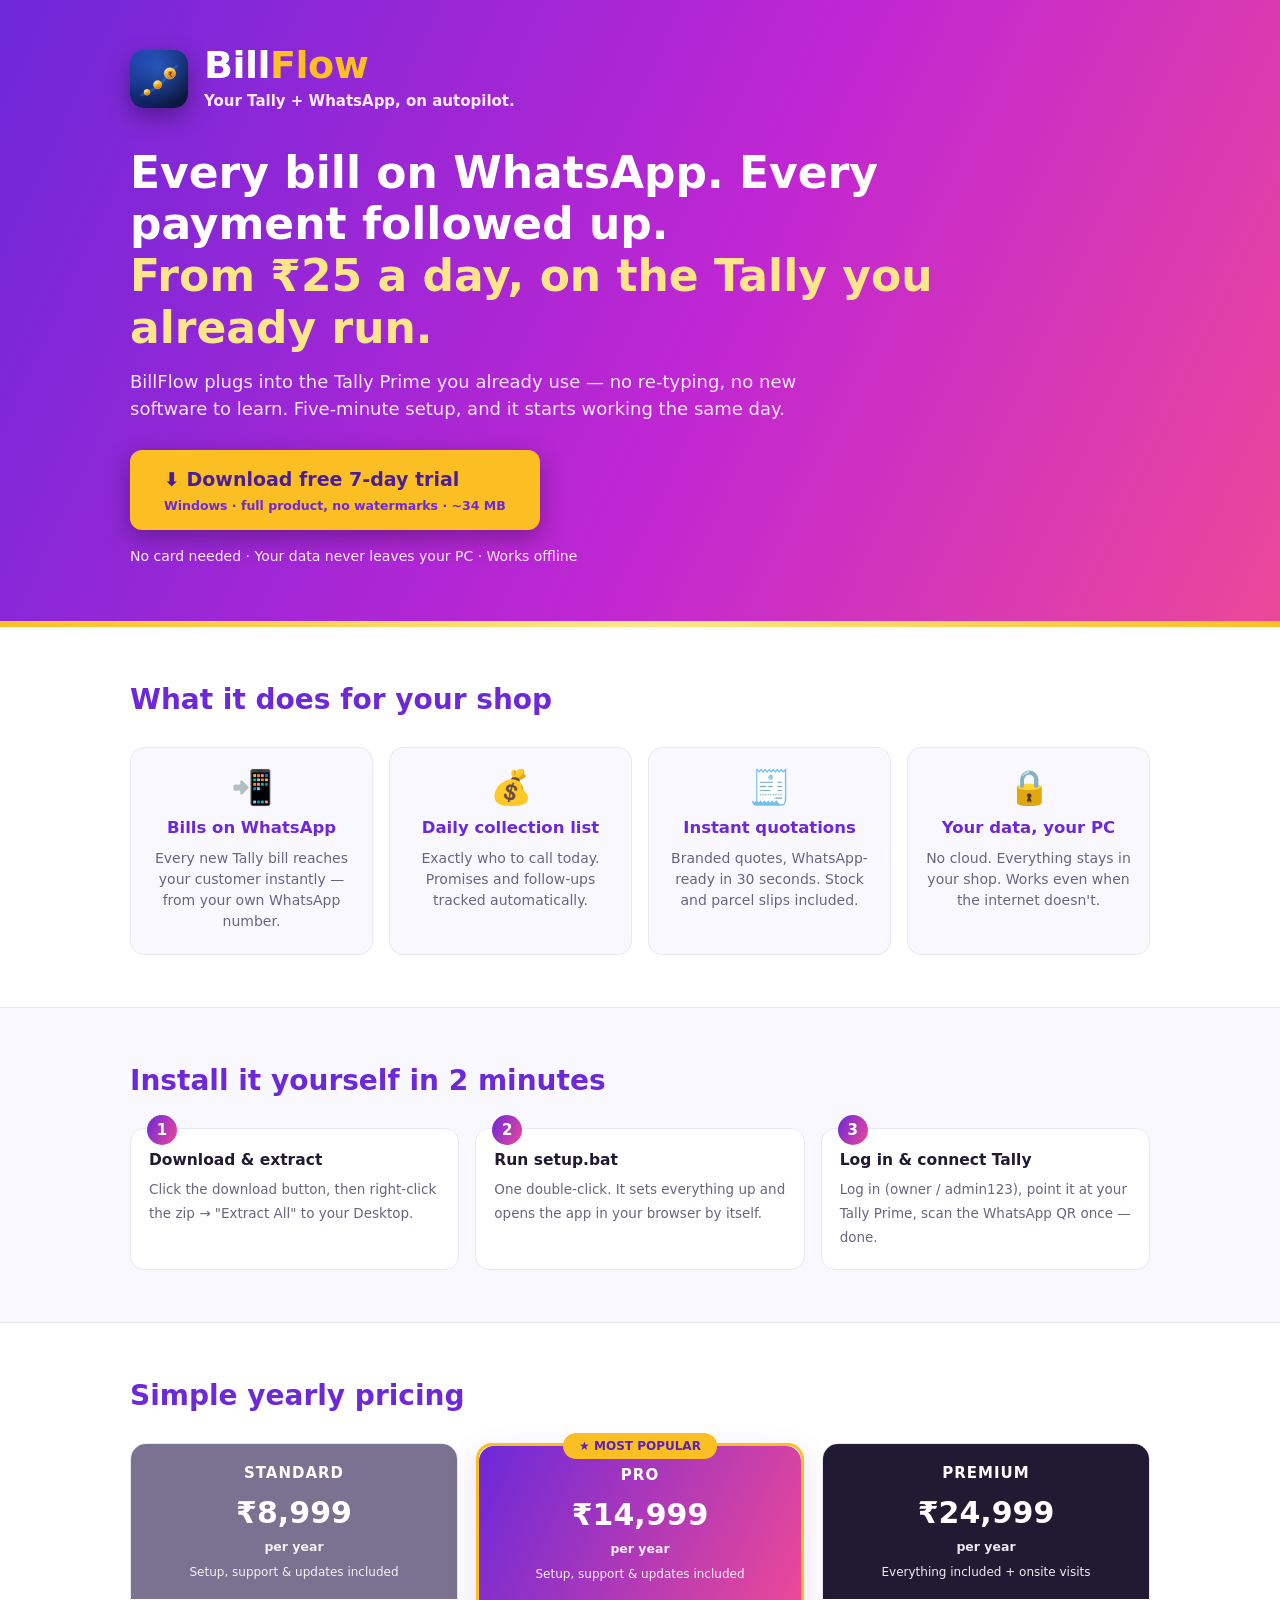
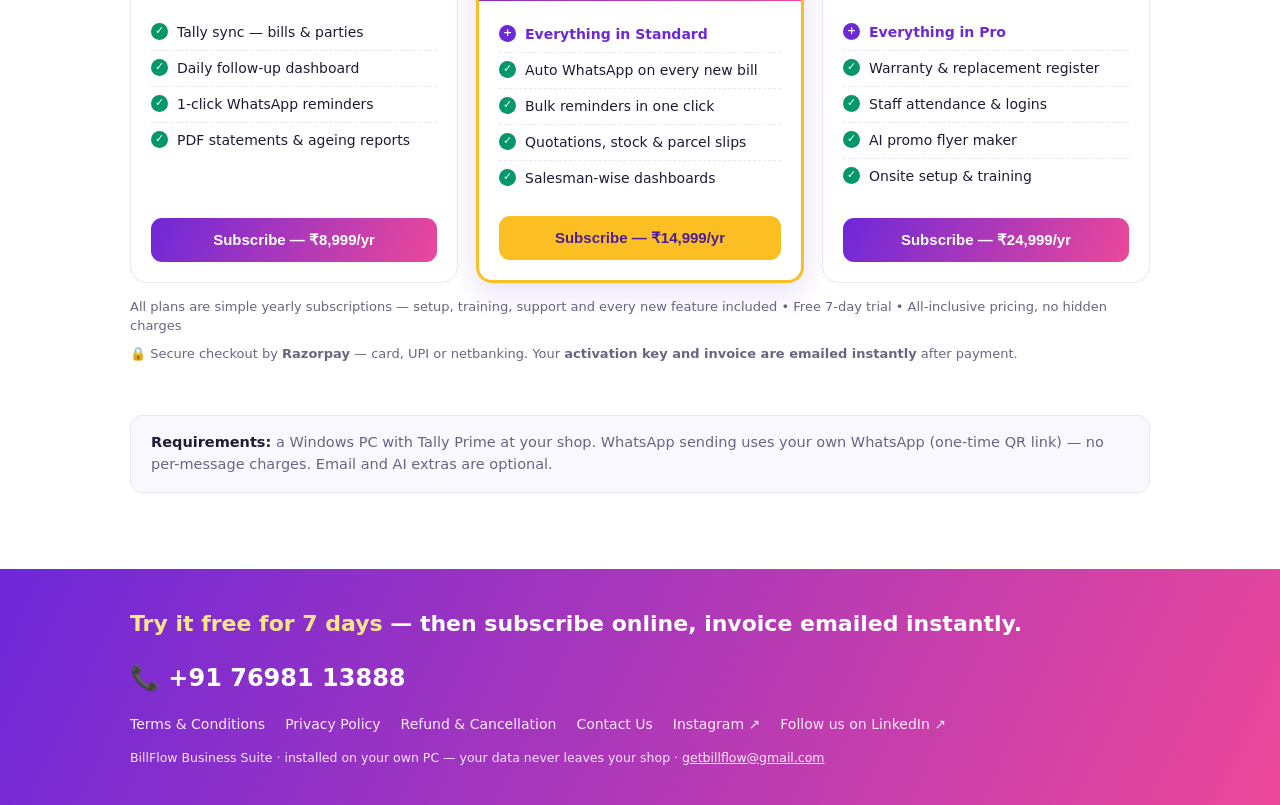
<file: index.html>
<!DOCTYPE html>
<html lang="en">
<head>
<meta charset="UTF-8">
<meta name="viewport" content="width=device-width, initial-scale=1">
<title>BillFlow — Your Tally + WhatsApp, on autopilot</title>
<meta name="description" content="BillFlow sends every Tally bill on WhatsApp and follows up every payment, automatically. Free 7-day trial for Windows + Tally Prime.">
<link rel="icon" href="icon.svg" type="image/svg+xml">
<style>
  :root{
    --g1:#6d28d9; --g2:#c026d3; --g3:#ec4899;
    --gold:#fbbf24; --gold-lt:#fde68a;
    --ink:#211a33; --muted:#6b6480; --line:#eae6f4; --bg:#faf8ff; --green:#059669;
  }
  *{margin:0;padding:0;box-sizing:border-box}
  body{font-family:'Segoe UI',system-ui,Arial,sans-serif;color:var(--ink);background:#fff;line-height:1.5}
  .wrap{max-width:1060px;margin:0 auto;padding:0 20px}

  header{background:linear-gradient(115deg,var(--g1) 0%,var(--g2) 55%,var(--g3) 100%);color:#fff;padding:46px 0 60px;position:relative}
  header::after{content:"";position:absolute;left:0;right:0;bottom:0;height:6px;background:linear-gradient(90deg,var(--gold),var(--gold-lt),var(--gold))}
  .brandrow{display:flex;align-items:center;gap:16px;margin-bottom:34px}
  .brandrow img{width:58px;height:58px;border-radius:14px;box-shadow:0 8px 22px rgba(0,0,0,.35)}
  .brandname{font-size:38px;font-weight:800;letter-spacing:-.5px;line-height:1}
  .brandname span{color:var(--gold)}
  .brandtag{font-size:15px;color:#fde9ff;margin-top:6px;font-weight:600}
  h1{font-size:clamp(28px,4.5vw,44px);font-weight:800;line-height:1.18;max-width:820px}
  h1 em{color:var(--gold-lt);font-style:normal}
  .sub{margin-top:14px;font-size:18px;color:#f3e4ff;max-width:720px}
  .cta{display:inline-block;margin-top:28px;background:var(--gold);color:#4c1d95;font-size:19px;font-weight:800;
       padding:15px 34px;border-radius:12px;text-decoration:none;box-shadow:0 8px 24px rgba(0,0,0,.3)}
  .cta:hover{background:var(--gold-lt)}
  .cta small{display:block;font-size:12.5px;font-weight:600;margin-top:3px;color:#6d28d9}
  .trust{margin-top:16px;font-size:14px;color:#fde9ff}

  section{padding:52px 0}
  section h2{font-size:28px;font-weight:800;color:var(--g1);margin-bottom:26px}
  .cards{display:grid;grid-template-columns:repeat(auto-fit,minmax(220px,1fr));gap:16px}
  .card{background:var(--bg);border:1px solid var(--line);border-radius:14px;padding:22px 18px;text-align:center}
  .card .ico{font-size:34px;line-height:1}
  .card h3{font-size:16.5px;font-weight:800;color:var(--g1);margin-top:12px}
  .card p{font-size:14px;color:var(--muted);margin-top:7px}

  .steps{background:var(--bg);border-top:1px solid var(--line);border-bottom:1px solid var(--line)}
  .steps ol{list-style:none;display:grid;grid-template-columns:repeat(auto-fit,minmax(240px,1fr));gap:16px;counter-reset:s}
  .steps li{background:#fff;border:1px solid var(--line);border-radius:14px;padding:20px 18px;counter-increment:s;position:relative}
  .steps li::before{content:counter(s);position:absolute;top:-14px;left:16px;width:30px;height:30px;border-radius:50%;
    background:linear-gradient(115deg,var(--g1),var(--g3));color:#fff;font-weight:800;display:flex;align-items:center;justify-content:center;font-size:15px}
  .steps li b{display:block;margin-bottom:5px;color:var(--ink);font-size:15.5px}
  .steps li span{font-size:13.5px;color:var(--muted)}

  .pricing{display:grid;grid-template-columns:repeat(auto-fit,minmax(250px,1fr));gap:18px;align-items:stretch}
  .tier{border:1px solid var(--line);border-radius:16px;display:flex;flex-direction:column;background:#fff;overflow:visible}
  .tier .top{padding:18px;color:#fff;text-align:center;border-radius:15px 15px 0 0}
  .tier.std .top{background:#7a7290}
  .tier.pro .top{background:linear-gradient(115deg,var(--g1),var(--g3))}
  .tier.prm .top{background:var(--ink)}
  .tier .nm{font-size:15px;font-weight:800;letter-spacing:1px}
  .tier .pr{font-size:30px;font-weight:800;margin-top:5px}
  .tier .pr span{display:block;font-size:12.5px;font-weight:600;opacity:.9;margin-top:3px}
  .tier .amc{font-size:12px;margin-top:6px;opacity:.92}
  .tier ul{list-style:none;padding:16px 20px;flex:1}
  .tier li{font-size:14px;padding:7px 0 7px 26px;position:relative;border-bottom:1px dashed var(--line)}
  .tier li:last-child{border-bottom:none}
  .tier li::before{content:"✓";position:absolute;left:0;top:8px;width:17px;height:17px;border-radius:50%;
    background:var(--green);color:#fff;font-size:11px;font-weight:800;display:flex;align-items:center;justify-content:center}
  .tier li.plus{font-weight:800;color:var(--g1)}
  .tier li.plus::before{background:var(--g1);content:"+"}
  .tier.pro{border:3px solid var(--gold);box-shadow:0 10px 30px rgba(109,40,217,.15);position:relative}
  .badge{position:absolute;top:-13px;left:50%;transform:translateX(-50%);background:var(--gold);color:#5b21b6;
    font-size:12px;font-weight:800;padding:4px 16px;border-radius:20px;white-space:nowrap}
  .pricenote{margin-top:14px;font-size:13px;color:var(--muted)}

  .req{font-size:14.5px;color:var(--muted);background:var(--bg);border:1px solid var(--line);border-radius:12px;padding:16px 20px}
  .req b{color:var(--ink)}

  footer{background:linear-gradient(115deg,var(--g1),var(--g3));color:#fff;padding:38px 0;margin-top:24px}
  footer .frow{display:flex;justify-content:space-between;align-items:center;gap:20px;flex-wrap:wrap}
  footer .fcta{font-size:22px;font-weight:800}
  footer .fcta span{color:var(--gold-lt)}
  footer .fphone{font-size:24px;font-weight:800;white-space:nowrap}
  footer .fsmall{margin-top:14px;font-size:12.5px;color:#f3e4ff}
</style>
</head>
<body>

<header>
  <div class="wrap">
    <div class="brandrow">
      <svg viewBox="0 0 512 512" xmlns="http://www.w3.org/2000/svg" role="img" aria-label="BillFlow logo" style="width:58px;height:58px;border-radius:14px;box-shadow:0 8px 22px rgba(0,0,0,.35);display:block;flex:none">
        <defs>
          <linearGradient id="hbg" x1="0" y1="0" x2="1" y2="1"><stop offset="0" stop-color="#1e40af"/><stop offset="0.55" stop-color="#102363"/><stop offset="1" stop-color="#0a1330"/></linearGradient>
          <radialGradient id="hglow" cx="0.5" cy="0.30" r="0.65"><stop offset="0" stop-color="#3b82f6" stop-opacity="0.5"/><stop offset="1" stop-color="#3b82f6" stop-opacity="0"/></radialGradient>
          <linearGradient id="hgold" x1="0" y1="0" x2="0.4" y2="1"><stop offset="0" stop-color="#fef3c7"/><stop offset="0.5" stop-color="#fbbf24"/><stop offset="1" stop-color="#d97706"/></linearGradient>
        </defs>
        <rect width="512" height="512" rx="112" fill="url(#hbg)"/><rect width="512" height="512" rx="112" fill="url(#hglow)"/>
        <path d="M104 396 C 196 366, 250 326, 300 264 C 346 208, 372 174, 412 144" fill="none" stroke="#38bdf8" stroke-opacity="0.24" stroke-width="26" stroke-linecap="round"/>
        <circle cx="150" cy="374" r="27" fill="url(#hgold)"/><circle cx="150" cy="374" r="27" fill="none" stroke="#fff7e0" stroke-opacity="0.55" stroke-width="4"/><circle cx="141" cy="365" r="7" fill="#ffffff" fill-opacity="0.45"/>
        <circle cx="244" cy="306" r="37" fill="url(#hgold)"/><circle cx="244" cy="306" r="37" fill="none" stroke="#fff7e0" stroke-opacity="0.55" stroke-width="5"/><circle cx="232" cy="294" r="9" fill="#ffffff" fill-opacity="0.45"/>
        <circle cx="352" cy="206" r="50" fill="url(#hgold)"/><circle cx="352" cy="206" r="50" fill="none" stroke="#fff7e0" stroke-opacity="0.6" stroke-width="6"/>
        <text x="352" y="212" font-family="Georgia, serif" font-size="60" font-weight="700" fill="#7c2d12" text-anchor="middle" dominant-baseline="central">&#8377;</text>
      </svg>
      <div>
        <div class="brandname">Bill<span>Flow</span></div>
        <div class="brandtag">Your Tally + WhatsApp, on autopilot.</div>
      </div>
    </div>
    <h1>Every bill on WhatsApp. Every payment followed up.<br><em>From ₹25 a day, on the Tally you already run.</em></h1>
    <p class="sub">BillFlow plugs into the Tally Prime you already use — no re-typing, no new software to learn. Five-minute setup, and it starts working the same day.</p>
    <a class="cta" href="BillFlow-Trial-Setup.zip" download>⬇ Download free 7-day trial
      <small>Windows · full product, no watermarks · ~34 MB</small></a>
    <div class="trust">No card needed · Your data never leaves your PC · Works offline</div>
  </div>
</header>

<section>
  <div class="wrap">
    <h2>What it does for your shop</h2>
    <div class="cards">
      <div class="card"><div class="ico">📲</div><h3>Bills on WhatsApp</h3><p>Every new Tally bill reaches your customer instantly — from your own WhatsApp number.</p></div>
      <div class="card"><div class="ico">💰</div><h3>Daily collection list</h3><p>Exactly who to call today. Promises and follow-ups tracked automatically.</p></div>
      <div class="card"><div class="ico">🧾</div><h3>Instant quotations</h3><p>Branded quotes, WhatsApp-ready in 30 seconds. Stock and parcel slips included.</p></div>
      <div class="card"><div class="ico">🔒</div><h3>Your data, your PC</h3><p>No cloud. Everything stays in your shop. Works even when the internet doesn't.</p></div>
    </div>
  </div>
</section>

<section class="steps">
  <div class="wrap">
    <h2>Install it yourself in 2 minutes</h2>
    <ol>
      <li><b>Download &amp; extract</b><span>Click the download button, then right-click the zip → "Extract All" to your Desktop.</span></li>
      <li><b>Run setup.bat</b><span>One double-click. It sets everything up and opens the app in your browser by itself.</span></li>
      <li><b>Log in &amp; connect Tally</b><span>Log in (owner / admin123), point it at your Tally Prime, scan the WhatsApp QR once — done.</span></li>
    </ol>
  </div>
</section>

<section id="pricing">
  <div class="wrap">
    <h2>Simple yearly pricing</h2>
    <div class="pricing">
      <div class="tier std">
        <div class="top"><div class="nm">STANDARD</div><div class="pr">₹8,999 <span>per year</span></div><div class="amc">Setup, support &amp; updates included</div></div>
        <ul>
          <li>Tally sync — bills &amp; parties</li>
          <li>Daily follow-up dashboard</li>
          <li>1-click WhatsApp reminders</li>
          <li>PDF statements &amp; ageing reports</li>
        </ul>
        <button type="button" onclick="subscribe('standard')" style="display:block;margin:4px 20px 20px;padding:13px;text-align:center;background:linear-gradient(115deg,#6d28d9,#ec4899);color:#fff;font-weight:800;border:none;border-radius:11px;font-size:15px;cursor:pointer">Subscribe — ₹8,999/yr</button>
      </div>
      <div class="tier pro">
        <div class="badge">★ MOST POPULAR</div>
        <div class="top"><div class="nm">PRO</div><div class="pr">₹14,999 <span>per year</span></div><div class="amc">Setup, support &amp; updates included</div></div>
        <ul>
          <li class="plus">Everything in Standard</li>
          <li>Auto WhatsApp on every new bill</li>
          <li>Bulk reminders in one click</li>
          <li>Quotations, stock &amp; parcel slips</li>
          <li>Salesman-wise dashboards</li>
        </ul>
        <button type="button" onclick="subscribe('pro')" style="display:block;margin:4px 20px 20px;padding:13px;text-align:center;background:var(--gold);color:#4c1d95;font-weight:800;border:none;border-radius:11px;font-size:15px;cursor:pointer">Subscribe — ₹14,999/yr</button>
      </div>
      <div class="tier prm">
        <div class="top"><div class="nm">PREMIUM</div><div class="pr">₹24,999 <span>per year</span></div><div class="amc">Everything included + onsite visits</div></div>
        <ul>
          <li class="plus">Everything in Pro</li>
          <li>Warranty &amp; replacement register</li>
          <li>Staff attendance &amp; logins</li>
          <li>AI promo flyer maker</li>
          <li>Onsite setup &amp; training</li>
        </ul>
        <button type="button" onclick="subscribe('premium')" style="display:block;margin:4px 20px 20px;padding:13px;text-align:center;background:linear-gradient(115deg,#6d28d9,#ec4899);color:#fff;font-weight:800;border:none;border-radius:11px;font-size:15px;cursor:pointer">Subscribe — ₹24,999/yr</button>
      </div>
    </div>
    <p class="pricenote">All plans are simple yearly subscriptions — setup, training, support and every new feature included • Free 7-day trial • All-inclusive pricing, no hidden charges</p>
    <p class="pricenote" style="margin-top:8px">🔒 Secure checkout by <strong>Razorpay</strong> — card, UPI or netbanking. Your <strong>activation key and invoice are emailed instantly</strong> after payment.</p>
  </div>
</section>

<section style="padding-top:0">
  <div class="wrap">
    <div class="req"><b>Requirements:</b> a Windows PC with Tally Prime at your shop. WhatsApp sending uses your own WhatsApp (one-time QR link) — no per-message charges. Email and AI extras are optional.</div>
  </div>
</section>

<footer>
  <div class="wrap">
    <div class="frow">
      <div class="fcta"><span>Try it free for 7 days</span> — then subscribe online, invoice emailed instantly.</div>
      <div class="fphone">📞 +91 76981 13888</div>
    </div>
    <div style="margin-top:18px;display:flex;gap:10px 20px;flex-wrap:wrap;font-size:14px">
      <a href="terms.html" style="color:#fde9ff;text-decoration:none">Terms &amp; Conditions</a>
      <a href="privacy.html" style="color:#fde9ff;text-decoration:none">Privacy Policy</a>
      <a href="refund.html" style="color:#fde9ff;text-decoration:none">Refund &amp; Cancellation</a>
      <a href="contact.html" style="color:#fde9ff;text-decoration:none">Contact Us</a>
      <a href="https://www.instagram.com/getbillflow" target="_blank" rel="noopener" style="color:#fde9ff;text-decoration:none">Instagram ↗</a><a href="https://www.linkedin.com/company/getbillflow" target="_blank" rel="noopener" style="color:#fde9ff;text-decoration:none">Follow us on LinkedIn ↗</a>
    </div>
    <div class="fsmall" style="margin-top:14px">BillFlow Business Suite · installed on your own PC — your data never leaves your shop · <a href="mailto:getbillflow@gmail.com" style="color:#fde9ff">getbillflow@gmail.com</a></div>
  </div>
</footer>

<!-- Subscribe modal: collects business name + email, then shows the issued key -->
<div id="bfModal" style="display:none;position:fixed;inset:0;background:rgba(20,10,40,.55);z-index:9999;align-items:center;justify-content:center;padding:20px">
  <div style="background:#fff;border-radius:16px;max-width:430px;width:100%;padding:26px;box-shadow:0 20px 60px rgba(0,0,0,.35)">
    <div id="bfForm">
      <h3 style="margin:0 0 4px;font-size:20px;color:#6d28d9">Subscribe to <span id="bfPlan"></span></h3>
      <p style="margin:0 0 16px;color:#6b6480;font-size:14px">Your activation key and invoice are emailed here the moment your payment succeeds.</p>
      <label style="display:block;font-size:13px;font-weight:700;margin-bottom:4px;color:#374151">Business name <span style="color:#dc2626">*</span></label>
      <input id="bfBiz" placeholder="e.g. Sharma Traders" autocomplete="organization" style="width:100%;padding:11px;border:1px solid #ddd;border-radius:9px;margin-bottom:12px;font-size:15px;box-sizing:border-box">
      <label style="display:block;font-size:13px;font-weight:700;margin-bottom:4px;color:#374151">Email <span style="color:#dc2626">*</span></label>
      <input id="bfEmail" type="email" placeholder="you@business.com" autocomplete="email" style="width:100%;padding:11px;border:1px solid #ddd;border-radius:9px;margin-bottom:6px;font-size:15px;box-sizing:border-box">
      <div id="bfErr" style="color:#dc2626;font-size:13px;min-height:18px"></div>
      <button id="bfGo" type="button" style="width:100%;margin-top:6px;padding:13px;background:linear-gradient(115deg,#6d28d9,#ec4899);color:#fff;font-weight:800;border:none;border-radius:11px;font-size:15px;cursor:pointer">Continue to payment →</button>
      <button type="button" onclick="bfClose()" style="width:100%;margin-top:6px;padding:9px;background:transparent;color:#6b6480;border:none;font-size:13px;cursor:pointer">Cancel</button>
    </div>
    <div id="bfDone" style="display:none;text-align:center">
      <div style="font-size:42px">✅</div>
      <h3 style="margin:6px 0 4px;color:#059669;font-size:20px">Payment successful!</h3>
      <p style="margin:0 0 14px;color:#6b6480;font-size:14px">Your key and invoice were emailed to <b id="bfDoneEmail"></b>. Keep this key safe:</p>
      <div id="bfKey" style="font-size:19px;font-weight:800;letter-spacing:1px;background:#faf5ff;border:1px solid #e9d5ff;border-radius:10px;padding:14px;word-break:break-all;color:#4c1d95"></div>
      <p style="margin:12px 0 0;color:#6b6480;font-size:13px">Open BillFlow → the licence screen → enter your business name and paste this key.</p>
      <button type="button" onclick="bfClose()" style="width:100%;margin-top:16px;padding:12px;background:#6d28d9;color:#fff;font-weight:700;border:none;border-radius:11px;font-size:15px;cursor:pointer">Done</button>
    </div>
  </div>
</div>

<script src="https://checkout.razorpay.com/v1/checkout.js"></script>
<script>
  // PAY_API = the deployed BillFlow pay-server. It holds the Razorpay + licence
  // secrets and issues the key server-side; only the public key_id reaches this page.
  var PAY_API = 'https://billflow-pay-server.onrender.com';
  var PLAN_LABEL = { standard: 'Standard', pro: 'Pro', premium: 'Premium' };
  var bfPlanKey = null;

  function subscribe(k){
    if(!PAY_API){ alert('Online payment is being set up. To subscribe now, call or WhatsApp +91 76981 13888.'); return false; }
    bfPlanKey = k;
    document.getElementById('bfPlan').textContent = PLAN_LABEL[k] || k;
    document.getElementById('bfForm').style.display = 'block';
    document.getElementById('bfDone').style.display = 'none';
    document.getElementById('bfErr').textContent = '';
    document.getElementById('bfModal').style.display = 'flex';
    document.getElementById('bfBiz').focus();
    return false;
  }
  function bfClose(){ document.getElementById('bfModal').style.display = 'none'; }

  document.getElementById('bfGo').addEventListener('click', function(){
    var biz = document.getElementById('bfBiz').value.trim();
    var email = document.getElementById('bfEmail').value.trim();
    var err = document.getElementById('bfErr');
    if(!biz){ err.textContent = 'Please enter your business name (your licence is issued to it).'; return; }
    if(!/^[^@\s]+@[^@\s]+\.[^@\s]+$/.test(email)){ err.textContent = 'Please enter a valid email — your key is sent here.'; return; }
    err.textContent = 'Starting secure checkout…';
    startPayment(bfPlanKey, biz, email);
  });

  function startPayment(k, business, email){
    var base = PAY_API.replace(/\/+$/, '');
    fetch(base + '/api/create-order', {
      method: 'POST', headers: { 'Content-Type': 'application/json' },
      body: JSON.stringify({ plan: k, business: business, email: email })
    })
    .then(function(r){ return r.json(); })
    .then(function(o){
      if(!o || !o.ok){ throw new Error((o && o.error) || 'Could not start the payment.'); }
      var rzp = new Razorpay({
        key: o.key_id, order_id: o.order_id, amount: o.amount, currency: o.currency,
        name: 'BillFlow', description: o.name || 'BillFlow subscription',
        image: 'https://getbillflow.github.io/icon.svg', theme: { color: '#6d28d9' },
        prefill: { email: email, name: business },
        handler: function(resp){
          fetch(base + '/api/verify-payment', {
            method: 'POST', headers: { 'Content-Type': 'application/json' },
            body: JSON.stringify(resp)
          })
          .then(function(r){ return r.json(); })
          .then(function(v){
            if(v && v.ok){
              // Pass the key/email to the thank-you page via sessionStorage (kept out of the
              // URL), then redirect there — a distinct page that ONLY buyers reach, which is
              // what an ad platform tracks as a conversion.
              try { if(v.license_key) sessionStorage.setItem('bf_key', v.license_key); sessionStorage.setItem('bf_email', v.email || email); } catch(_){}
              window.location.href = 'thank-you.html';
            } else {
              alert('⚠️ Payment received but not auto-verified. Please call +91 76981 13888 with Payment ID ' + (resp.razorpay_payment_id || '') + '.');
            }
          })
          .catch(function(){ alert('Payment received; verification is pending. Call +91 76981 13888 with Payment ID ' + (resp.razorpay_payment_id || '') + '.'); });
        },
        modal: { ondismiss: function(){ document.getElementById('bfErr').textContent = ''; } }
      });
      rzp.on('payment.failed', function(resp){
        document.getElementById('bfErr').textContent = 'Payment failed: ' + (resp.error && resp.error.description ? resp.error.description : 'please try again.');
      });
      rzp.open();
    })
    .catch(function(e){ document.getElementById('bfErr').textContent = 'Could not start payment: ' + e.message + '. Call +91 76981 13888.'; });
  }
</script>
</body>
</html>
</file>
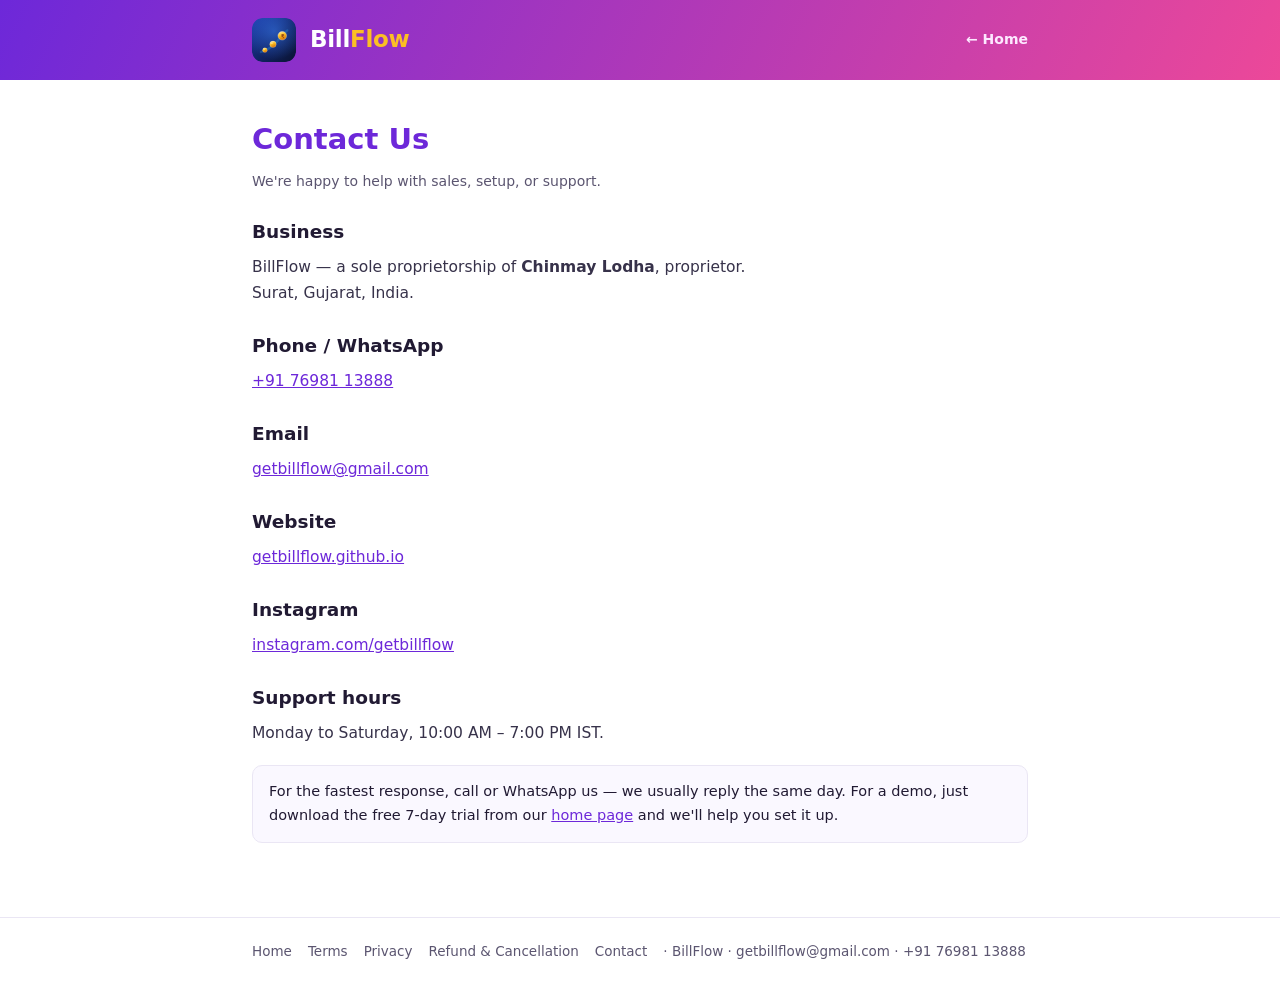
<file: contact.html>
<!DOCTYPE html>
<html lang="en">
<head>
<meta charset="UTF-8">
<meta name="viewport" content="width=device-width, initial-scale=1">
<title>Contact Us — BillFlow</title>
<link rel="icon" href="icon.svg" type="image/svg+xml">
<link rel="stylesheet" href="legal.css">
</head>
<body>
<div class="top"><div class="wrap"><img src="icon.svg" alt="BillFlow"><div class="bn">Bill<span>Flow</span></div><a href="index.html">← Home</a></div></div>
<main><div class="wrap">
  <h1>Contact Us</h1>
  <div class="upd">We're happy to help with sales, setup, or support.</div>

  <h2>Business</h2>
  <p>BillFlow — a sole proprietorship of <strong>Chinmay Lodha</strong>, proprietor.<br>Surat, Gujarat, India.</p>

  <h2>Phone / WhatsApp</h2>
  <p><a href="tel:+917698113888">+91 76981 13888</a></p>

  <h2>Email</h2>
  <p><a href="mailto:getbillflow@gmail.com">getbillflow@gmail.com</a></p>

  <h2>Website</h2>
  <p><a href="https://getbillflow.github.io/">getbillflow.github.io</a></p>

  <h2>Instagram</h2>
  <p><a href="https://www.instagram.com/getbillflow" target="_blank" rel="noopener">instagram.com/getbillflow</a></p>

  <h2>Support hours</h2>
  <p>Monday to Saturday, 10:00 AM – 7:00 PM IST.</p>

  <div class="note">For the fastest response, call or WhatsApp us — we usually reply the same day. For a demo, just download the free 7-day trial from our <a href="index.html">home page</a> and we'll help you set it up.</div>
</div></main>
<footer><div class="wrap"><a href="index.html">Home</a><a href="terms.html">Terms</a><a href="privacy.html">Privacy</a><a href="refund.html">Refund &amp; Cancellation</a><a href="contact.html">Contact</a><span>· BillFlow · getbillflow@gmail.com · +91 76981 13888</span></div></footer>
</body>
</html>
</file>
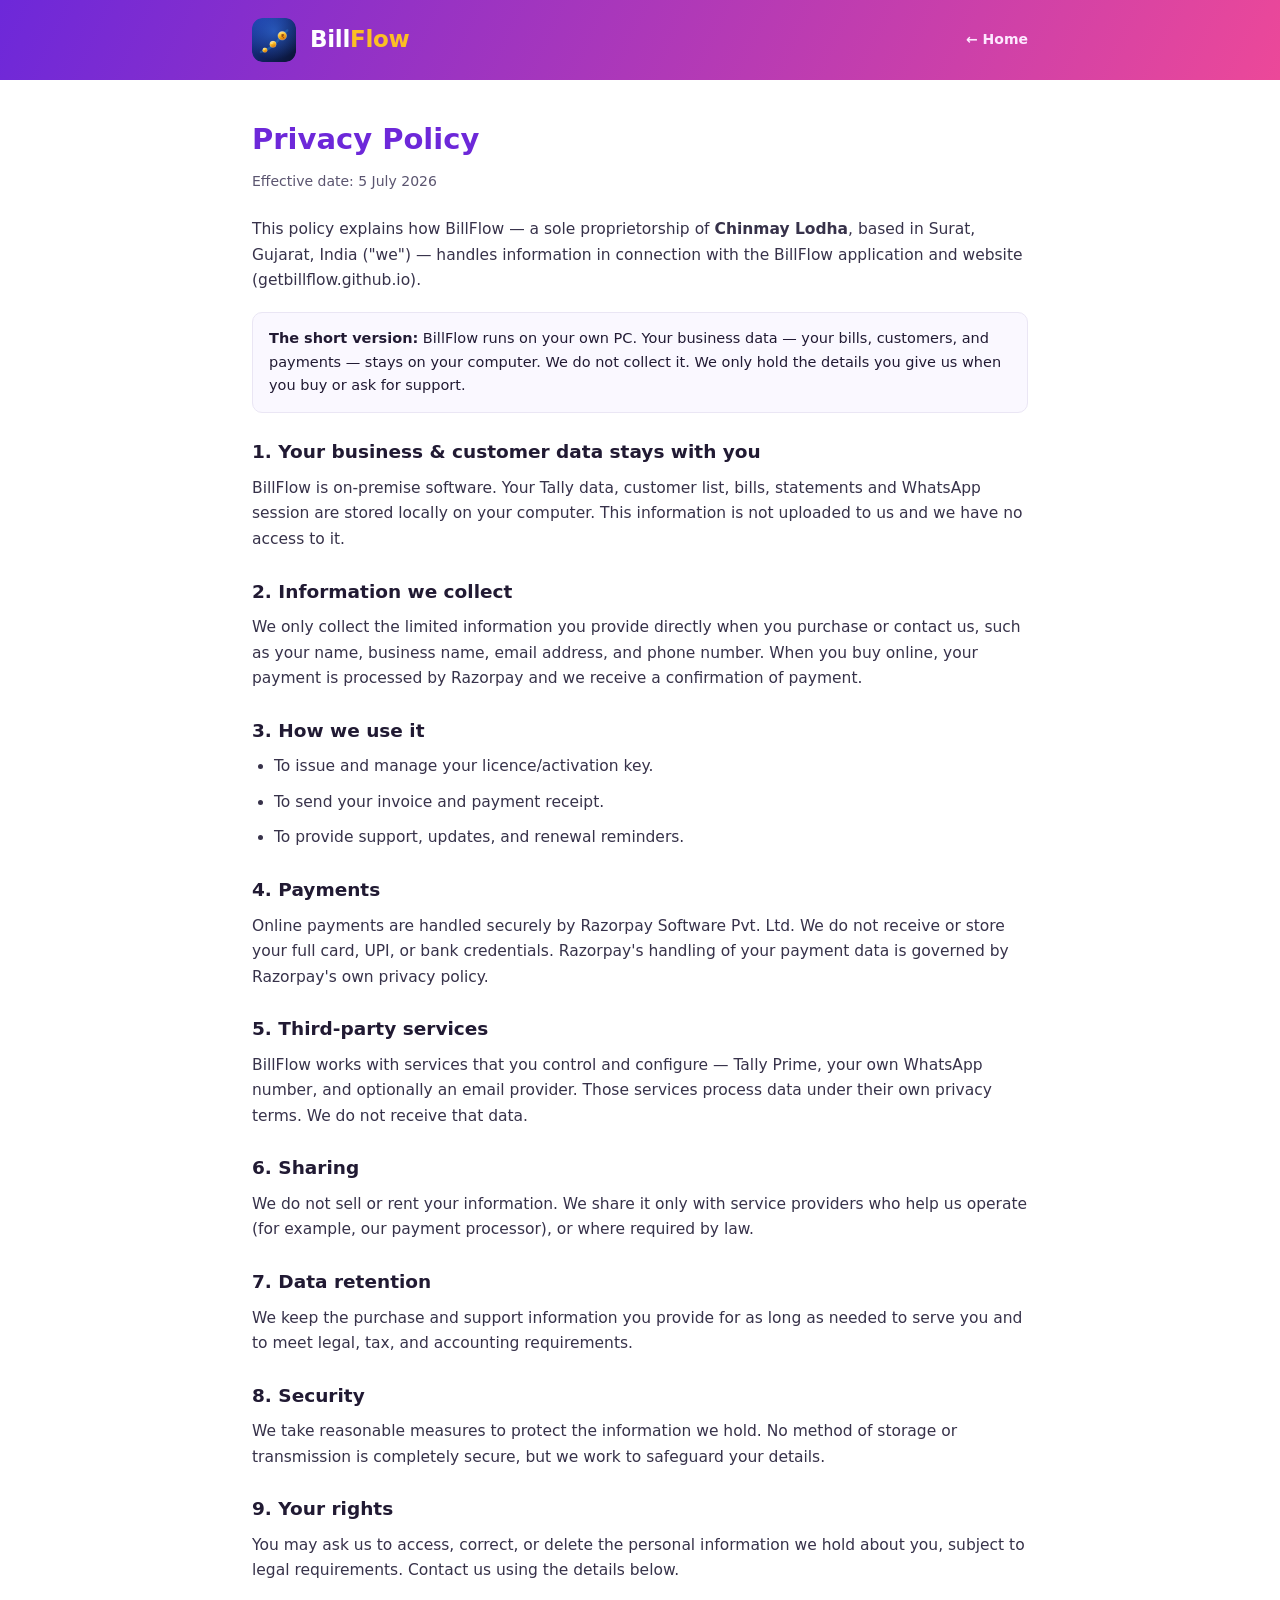
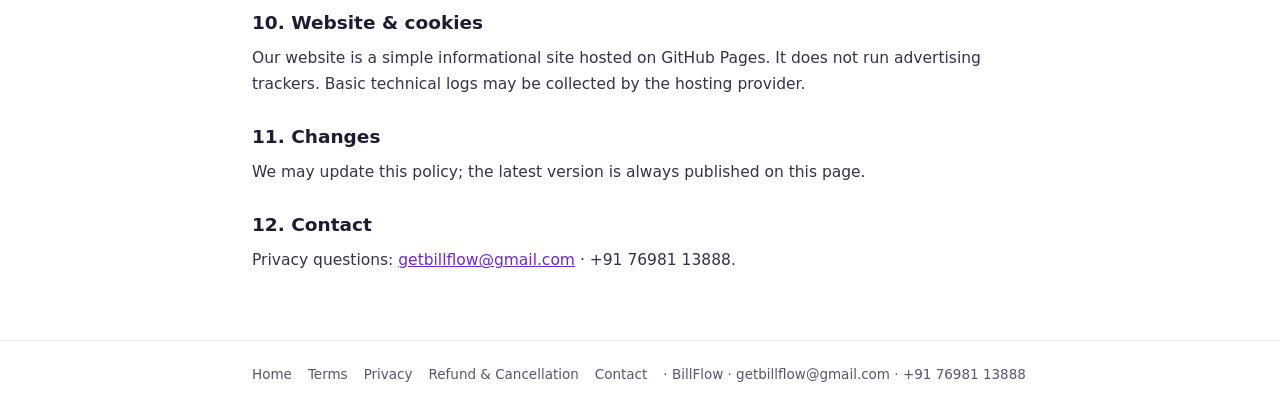
<file: privacy.html>
<!DOCTYPE html>
<html lang="en">
<head>
<meta charset="UTF-8">
<meta name="viewport" content="width=device-width, initial-scale=1">
<title>Privacy Policy — BillFlow</title>
<link rel="icon" href="icon.svg" type="image/svg+xml">
<link rel="stylesheet" href="legal.css">
</head>
<body>
<div class="top"><div class="wrap"><img src="icon.svg" alt="BillFlow"><div class="bn">Bill<span>Flow</span></div><a href="index.html">← Home</a></div></div>
<main><div class="wrap">
  <h1>Privacy Policy</h1>
  <div class="upd">Effective date: 5 July 2026</div>

  <p>This policy explains how BillFlow — a sole proprietorship of <strong>Chinmay Lodha</strong>, based in Surat, Gujarat, India ("we") — handles information in connection with the BillFlow application and website (getbillflow.github.io).</p>

  <div class="note"><strong>The short version:</strong> BillFlow runs on your own PC. Your business data — your bills, customers, and payments — stays on your computer. We do not collect it. We only hold the details you give us when you buy or ask for support.</div>

  <h2>1. Your business &amp; customer data stays with you</h2>
  <p>BillFlow is on-premise software. Your Tally data, customer list, bills, statements and WhatsApp session are stored locally on your computer. This information is not uploaded to us and we have no access to it.</p>

  <h2>2. Information we collect</h2>
  <p>We only collect the limited information you provide directly when you purchase or contact us, such as your name, business name, email address, and phone number. When you buy online, your payment is processed by Razorpay and we receive a confirmation of payment.</p>

  <h2>3. How we use it</h2>
  <ul>
    <li>To issue and manage your licence/activation key.</li>
    <li>To send your invoice and payment receipt.</li>
    <li>To provide support, updates, and renewal reminders.</li>
  </ul>

  <h2>4. Payments</h2>
  <p>Online payments are handled securely by Razorpay Software Pvt. Ltd. We do not receive or store your full card, UPI, or bank credentials. Razorpay's handling of your payment data is governed by Razorpay's own privacy policy.</p>

  <h2>5. Third-party services</h2>
  <p>BillFlow works with services that you control and configure — Tally Prime, your own WhatsApp number, and optionally an email provider. Those services process data under their own privacy terms. We do not receive that data.</p>

  <h2>6. Sharing</h2>
  <p>We do not sell or rent your information. We share it only with service providers who help us operate (for example, our payment processor), or where required by law.</p>

  <h2>7. Data retention</h2>
  <p>We keep the purchase and support information you provide for as long as needed to serve you and to meet legal, tax, and accounting requirements.</p>

  <h2>8. Security</h2>
  <p>We take reasonable measures to protect the information we hold. No method of storage or transmission is completely secure, but we work to safeguard your details.</p>

  <h2>9. Your rights</h2>
  <p>You may ask us to access, correct, or delete the personal information we hold about you, subject to legal requirements. Contact us using the details below.</p>

  <h2>10. Website &amp; cookies</h2>
  <p>Our website is a simple informational site hosted on GitHub Pages. It does not run advertising trackers. Basic technical logs may be collected by the hosting provider.</p>

  <h2>11. Changes</h2>
  <p>We may update this policy; the latest version is always published on this page.</p>

  <h2>12. Contact</h2>
  <p>Privacy questions: <a href="mailto:getbillflow@gmail.com">getbillflow@gmail.com</a> · +91 76981 13888.</p>
</div></main>
<footer><div class="wrap"><a href="index.html">Home</a><a href="terms.html">Terms</a><a href="privacy.html">Privacy</a><a href="refund.html">Refund &amp; Cancellation</a><a href="contact.html">Contact</a><span>· BillFlow · getbillflow@gmail.com · +91 76981 13888</span></div></footer>
</body>
</html>
</file>
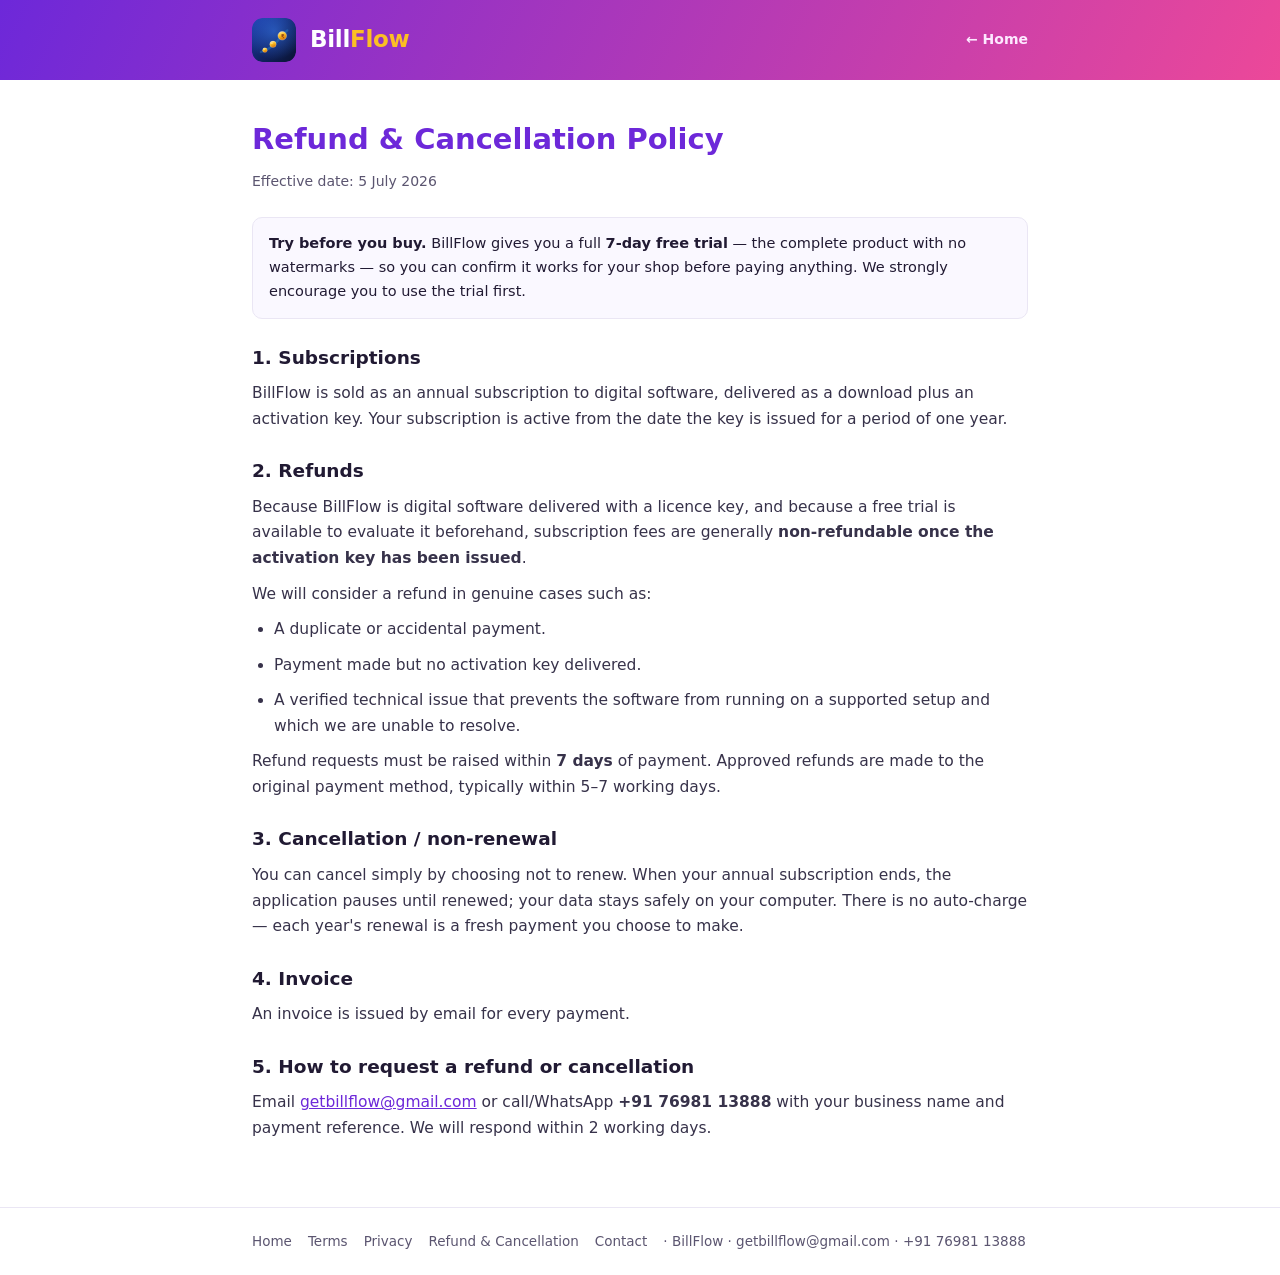
<file: refund.html>
<!DOCTYPE html>
<html lang="en">
<head>
<meta charset="UTF-8">
<meta name="viewport" content="width=device-width, initial-scale=1">
<title>Refund &amp; Cancellation Policy — BillFlow</title>
<link rel="icon" href="icon.svg" type="image/svg+xml">
<link rel="stylesheet" href="legal.css">
</head>
<body>
<div class="top"><div class="wrap"><img src="icon.svg" alt="BillFlow"><div class="bn">Bill<span>Flow</span></div><a href="index.html">← Home</a></div></div>
<main><div class="wrap">
  <h1>Refund &amp; Cancellation Policy</h1>
  <div class="upd">Effective date: 5 July 2026</div>

  <div class="note"><strong>Try before you buy.</strong> BillFlow gives you a full <strong>7-day free trial</strong> — the complete product with no watermarks — so you can confirm it works for your shop before paying anything. We strongly encourage you to use the trial first.</div>

  <h2>1. Subscriptions</h2>
  <p>BillFlow is sold as an annual subscription to digital software, delivered as a download plus an activation key. Your subscription is active from the date the key is issued for a period of one year.</p>

  <h2>2. Refunds</h2>
  <p>Because BillFlow is digital software delivered with a licence key, and because a free trial is available to evaluate it beforehand, subscription fees are generally <strong>non-refundable once the activation key has been issued</strong>.</p>
  <p>We will consider a refund in genuine cases such as:</p>
  <ul>
    <li>A duplicate or accidental payment.</li>
    <li>Payment made but no activation key delivered.</li>
    <li>A verified technical issue that prevents the software from running on a supported setup and which we are unable to resolve.</li>
  </ul>
  <p>Refund requests must be raised within <strong>7 days</strong> of payment. Approved refunds are made to the original payment method, typically within 5–7 working days.</p>

  <h2>3. Cancellation / non-renewal</h2>
  <p>You can cancel simply by choosing not to renew. When your annual subscription ends, the application pauses until renewed; your data stays safely on your computer. There is no auto-charge — each year's renewal is a fresh payment you choose to make.</p>

  <h2>4. Invoice</h2>
  <p>An invoice is issued by email for every payment.</p>

  <h2>5. How to request a refund or cancellation</h2>
  <p>Email <a href="mailto:getbillflow@gmail.com">getbillflow@gmail.com</a> or call/WhatsApp <strong>+91 76981 13888</strong> with your business name and payment reference. We will respond within 2 working days.</p>
</div></main>
<footer><div class="wrap"><a href="index.html">Home</a><a href="terms.html">Terms</a><a href="privacy.html">Privacy</a><a href="refund.html">Refund &amp; Cancellation</a><a href="contact.html">Contact</a><span>· BillFlow · getbillflow@gmail.com · +91 76981 13888</span></div></footer>
</body>
</html>
</file>
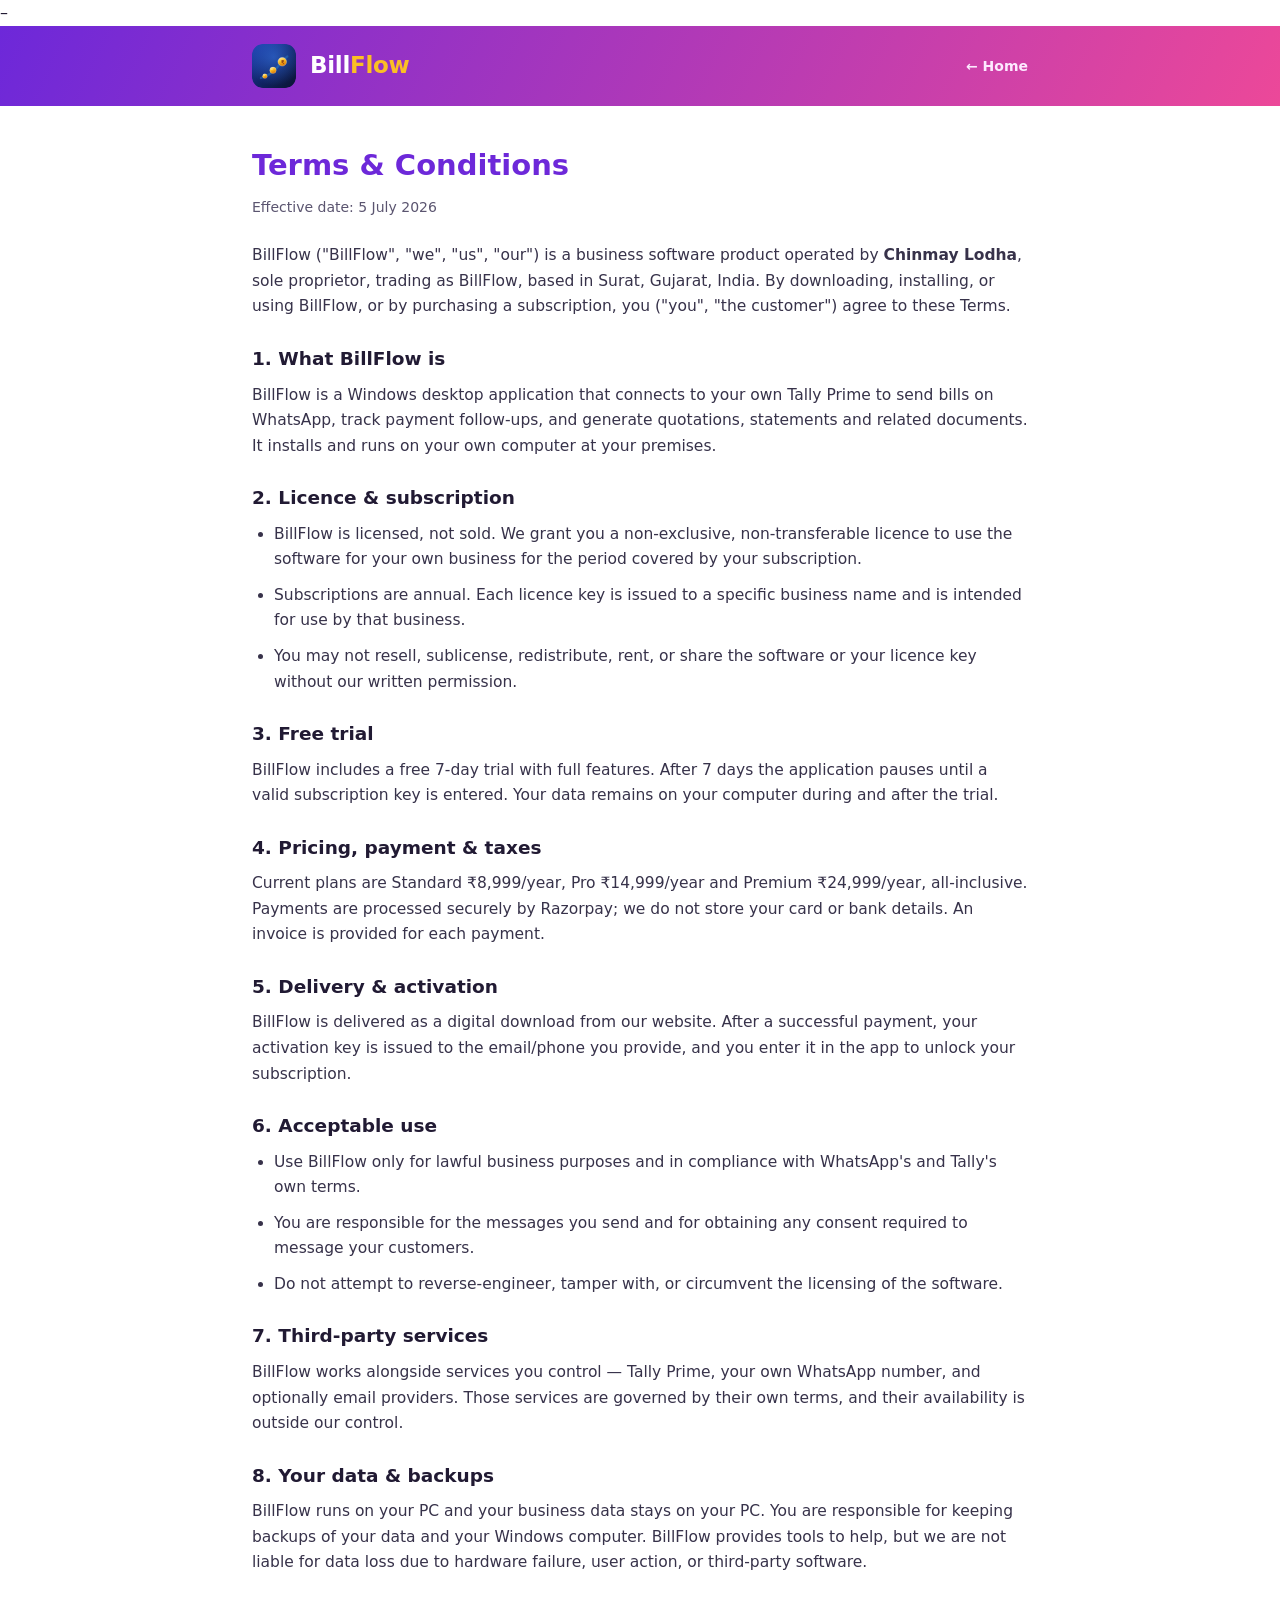
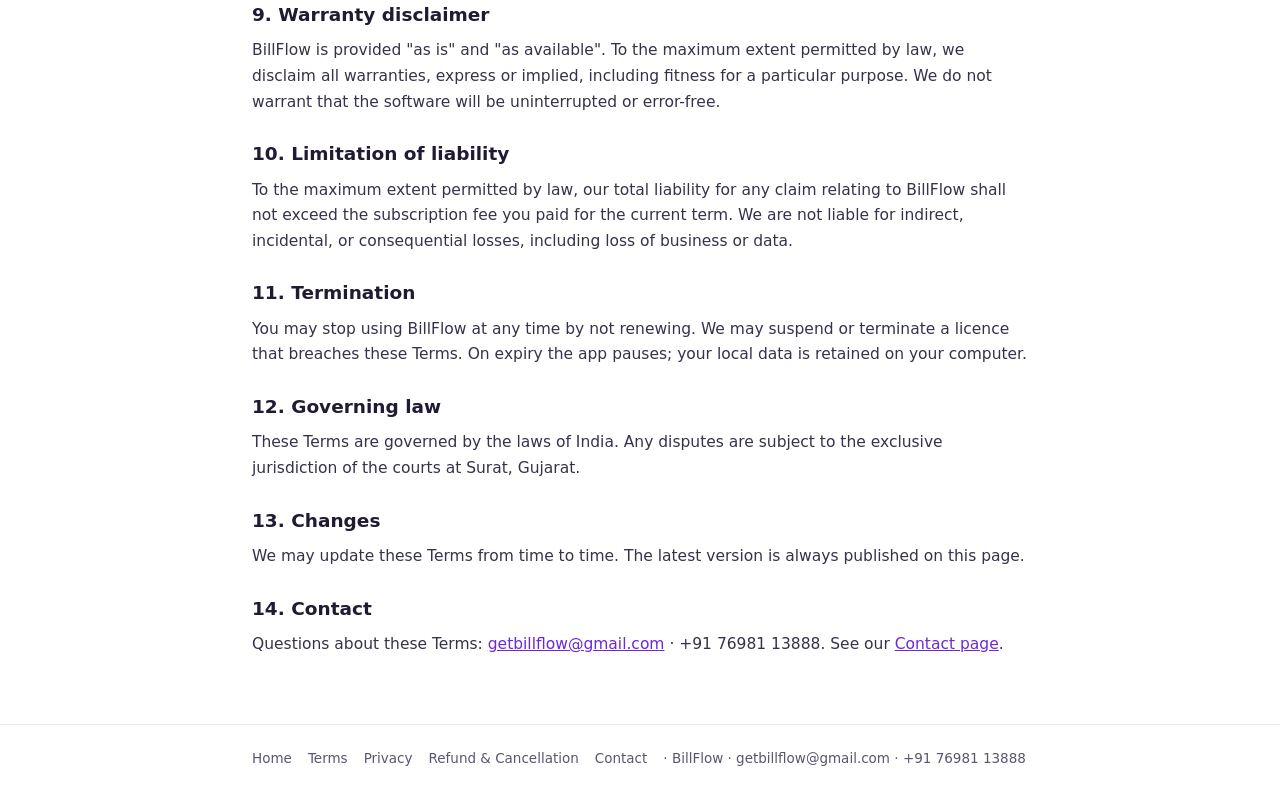
<file: terms.html>
–<!DOCTYPE html>
<html lang="en">
<head>
<meta charset="UTF-8">
<meta name="viewport" content="width=device-width, initial-scale=1">
<title>Terms &amp; Conditions — BillFlow</title>
<link rel="icon" href="icon.svg" type="image/svg+xml">
<link rel="stylesheet" href="legal.css">
</head>
<body>
<div class="top"><div class="wrap"><img src="icon.svg" alt="BillFlow"><div class="bn">Bill<span>Flow</span></div><a href="index.html">← Home</a></div></div>
<main><div class="wrap">
  <h1>Terms &amp; Conditions</h1>
  <div class="upd">Effective date: 5 July 2026</div>

  <p>BillFlow ("BillFlow", "we", "us", "our") is a business software product operated by <strong>Chinmay Lodha</strong>, sole proprietor, trading as BillFlow, based in Surat, Gujarat, India. By downloading, installing, or using BillFlow, or by purchasing a subscription, you ("you", "the customer") agree to these Terms.</p>

  <h2>1. What BillFlow is</h2>
  <p>BillFlow is a Windows desktop application that connects to your own Tally Prime to send bills on WhatsApp, track payment follow-ups, and generate quotations, statements and related documents. It installs and runs on your own computer at your premises.</p>

  <h2>2. Licence &amp; subscription</h2>
  <ul>
    <li>BillFlow is licensed, not sold. We grant you a non-exclusive, non-transferable licence to use the software for your own business for the period covered by your subscription.</li>
    <li>Subscriptions are annual. Each licence key is issued to a specific business name and is intended for use by that business.</li>
    <li>You may not resell, sublicense, redistribute, rent, or share the software or your licence key without our written permission.</li>
  </ul>

  <h2>3. Free trial</h2>
  <p>BillFlow includes a free 7-day trial with full features. After 7 days the application pauses until a valid subscription key is entered. Your data remains on your computer during and after the trial.</p>

  <h2>4. Pricing, payment &amp; taxes</h2>
  <p>Current plans are Standard ₹8,999/year, Pro ₹14,999/year and Premium ₹24,999/year, all-inclusive. Payments are processed securely by Razorpay; we do not store your card or bank details. An invoice is provided for each payment.</p>

  <h2>5. Delivery &amp; activation</h2>
  <p>BillFlow is delivered as a digital download from our website. After a successful payment, your activation key is issued to the email/phone you provide, and you enter it in the app to unlock your subscription.</p>

  <h2>6. Acceptable use</h2>
  <ul>
    <li>Use BillFlow only for lawful business purposes and in compliance with WhatsApp's and Tally's own terms.</li>
    <li>You are responsible for the messages you send and for obtaining any consent required to message your customers.</li>
    <li>Do not attempt to reverse-engineer, tamper with, or circumvent the licensing of the software.</li>
  </ul>

  <h2>7. Third-party services</h2>
  <p>BillFlow works alongside services you control — Tally Prime, your own WhatsApp number, and optionally email providers. Those services are governed by their own terms, and their availability is outside our control.</p>

  <h2>8. Your data &amp; backups</h2>
  <p>BillFlow runs on your PC and your business data stays on your PC. You are responsible for keeping backups of your data and your Windows computer. BillFlow provides tools to help, but we are not liable for data loss due to hardware failure, user action, or third-party software.</p>

  <h2>9. Warranty disclaimer</h2>
  <p>BillFlow is provided "as is" and "as available". To the maximum extent permitted by law, we disclaim all warranties, express or implied, including fitness for a particular purpose. We do not warrant that the software will be uninterrupted or error-free.</p>

  <h2>10. Limitation of liability</h2>
  <p>To the maximum extent permitted by law, our total liability for any claim relating to BillFlow shall not exceed the subscription fee you paid for the current term. We are not liable for indirect, incidental, or consequential losses, including loss of business or data.</p>

  <h2>11. Termination</h2>
  <p>You may stop using BillFlow at any time by not renewing. We may suspend or terminate a licence that breaches these Terms. On expiry the app pauses; your local data is retained on your computer.</p>

  <h2>12. Governing law</h2>
  <p>These Terms are governed by the laws of India. Any disputes are subject to the exclusive jurisdiction of the courts at Surat, Gujarat.</p>

  <h2>13. Changes</h2>
  <p>We may update these Terms from time to time. The latest version is always published on this page.</p>

  <h2>14. Contact</h2>
  <p>Questions about these Terms: <a href="mailto:getbillflow@gmail.com">getbillflow@gmail.com</a> · +91 76981 13888. See our <a href="contact.html">Contact page</a>.</p>
</div></main>
<footer><div class="wrap"><a href="index.html">Home</a><a href="terms.html">Terms</a><a href="privacy.html">Privacy</a><a href="refund.html">Refund &amp; Cancellation</a><a href="contact.html">Contact</a><span>· BillFlow · getbillflow@gmail.com · +91 76981 13888</span></div></footer>
</body>
</html>
</file>
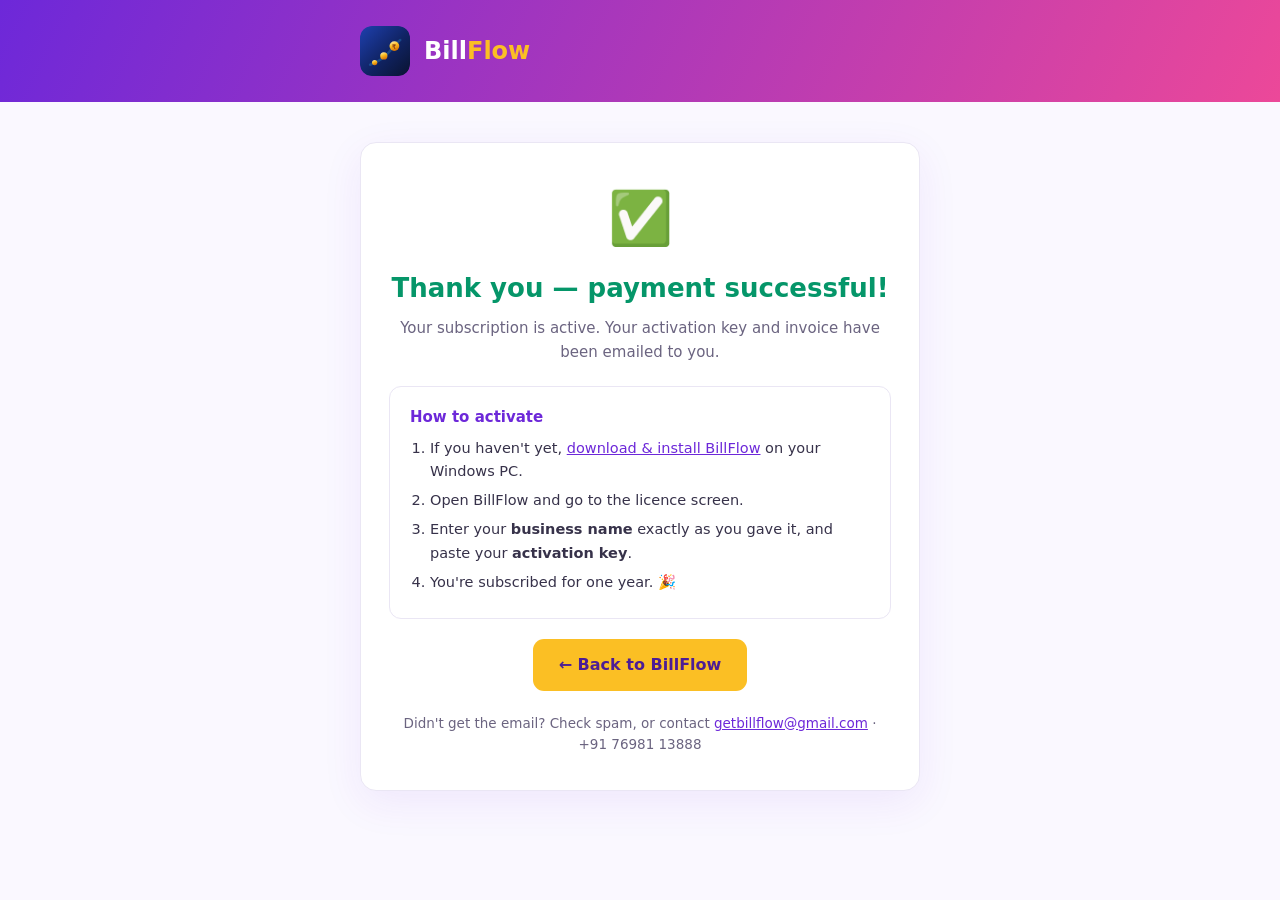
<file: thank-you.html>
<!DOCTYPE html>
<html lang="en">
<head>
<meta charset="UTF-8">
<meta name="viewport" content="width=device-width, initial-scale=1">
<title>Thank you — BillFlow</title>
<meta name="robots" content="noindex">
<link rel="icon" href="icon.svg" type="image/svg+xml">
<style>
  :root{--g1:#6d28d9;--g2:#c026d3;--g3:#ec4899;--gold:#fbbf24;--ink:#211a33;--muted:#6b6480;--line:#eae6f4}
  *{margin:0;padding:0;box-sizing:border-box}
  body{font-family:'Segoe UI',system-ui,Arial,sans-serif;color:var(--ink);background:#faf8ff;line-height:1.6}
  .top{background:linear-gradient(115deg,var(--g1),var(--g3));padding:26px 0}
  .wrap{max-width:600px;margin:0 auto;padding:0 20px}
  .top .wrap{display:flex;align-items:center;gap:14px}
  .top svg{width:50px;height:50px;border-radius:12px}
  .top .bn{font-size:24px;font-weight:800;color:#fff}
  .top .bn span{color:var(--gold)}
  main{padding:40px 0 60px}
  .card{background:#fff;border:1px solid var(--line);border-radius:16px;padding:34px 28px;text-align:center;box-shadow:0 12px 40px rgba(109,40,217,.08)}
  .tick{font-size:52px}
  h1{font-size:26px;font-weight:800;color:#059669;margin:8px 0 6px}
  .sub{color:var(--muted);font-size:15px;margin-bottom:22px}
  .keybox{background:#faf5ff;border:1px solid #e9d5ff;border-radius:12px;padding:16px;margin:0 0 8px}
  .keybox .lbl{font-size:12px;font-weight:700;color:var(--g1);letter-spacing:1px;text-transform:uppercase}
  .keybox .key{font-size:22px;font-weight:800;letter-spacing:1px;color:#4c1d95;word-break:break-all;margin-top:6px}
  .copy{margin-top:10px;background:var(--g1);color:#fff;border:none;border-radius:9px;padding:9px 18px;font-size:14px;font-weight:700;cursor:pointer}
  .steps{text-align:left;background:#fff;border:1px solid var(--line);border-radius:12px;padding:18px 20px;margin-top:22px}
  .steps h3{font-size:15px;color:var(--g1);margin-bottom:8px}
  .steps ol{margin:0;padding-left:20px}
  .steps li{font-size:14.5px;margin-bottom:6px;color:#37324a}
  .dl{display:inline-block;margin-top:20px;background:var(--gold);color:#4c1d95;font-weight:800;text-decoration:none;padding:13px 26px;border-radius:11px}
  .support{margin-top:22px;color:var(--muted);font-size:13.5px}
  a{color:var(--g1)}
</style>
</head>
<body>
<div class="top"><div class="wrap">
  <svg viewBox="0 0 512 512" xmlns="http://www.w3.org/2000/svg" role="img" aria-label="BillFlow">
    <defs>
      <linearGradient id="tbg" x1="0" y1="0" x2="1" y2="1"><stop offset="0" stop-color="#1e40af"/><stop offset="0.55" stop-color="#102363"/><stop offset="1" stop-color="#0a1330"/></linearGradient>
      <linearGradient id="tgold" x1="0" y1="0" x2="0.4" y2="1"><stop offset="0" stop-color="#fef3c7"/><stop offset="0.5" stop-color="#fbbf24"/><stop offset="1" stop-color="#d97706"/></linearGradient>
    </defs>
    <rect width="512" height="512" rx="112" fill="url(#tbg)"/>
    <path d="M104 396 C 196 366, 250 326, 300 264 C 346 208, 372 174, 412 144" fill="none" stroke="#38bdf8" stroke-opacity="0.24" stroke-width="26" stroke-linecap="round"/>
    <circle cx="150" cy="374" r="27" fill="url(#tgold)"/><circle cx="244" cy="306" r="37" fill="url(#tgold)"/>
    <circle cx="352" cy="206" r="50" fill="url(#tgold)"/>
    <text x="352" y="212" font-family="Georgia, serif" font-size="60" font-weight="700" fill="#7c2d12" text-anchor="middle" dominant-baseline="central">&#8377;</text>
  </svg>
  <div class="bn">Bill<span>Flow</span></div>
</div></div>

<main><div class="wrap">
  <div class="card">
    <div class="tick">✅</div>
    <h1>Thank you — payment successful!</h1>
    <p class="sub" id="sub">Your subscription is active. Your activation key and invoice have been emailed to you.</p>

    <div class="keybox" id="keybox" style="display:none">
      <div class="lbl">Your activation key</div>
      <div class="key" id="key"></div>
      <button class="copy" id="copyBtn" type="button">Copy key</button>
    </div>

    <div class="steps">
      <h3>How to activate</h3>
      <ol>
        <li>If you haven't yet, <a href="index.html">download &amp; install BillFlow</a> on your Windows PC.</li>
        <li>Open BillFlow and go to the licence screen.</li>
        <li>Enter your <strong>business name</strong> exactly as you gave it, and paste your <strong>activation key</strong>.</li>
        <li>You're subscribed for one year. 🎉</li>
      </ol>
    </div>

    <a class="dl" href="index.html">← Back to BillFlow</a>
    <p class="support">Didn't get the email? Check spam, or contact <a href="mailto:getbillflow@gmail.com">getbillflow@gmail.com</a> · +91 76981 13888</p>
  </div>
</div></main>

<script>
  (function(){
    try {
      var k = sessionStorage.getItem('bf_key');
      var e = sessionStorage.getItem('bf_email');
      if (k) {
        document.getElementById('key').textContent = k;
        document.getElementById('keybox').style.display = 'block';
      }
      if (e) {
        document.getElementById('sub').innerHTML = 'Your subscription is active. Your activation key and invoice have been emailed to <strong>' + e + '</strong>.';
      }
      var btn = document.getElementById('copyBtn');
      if (btn && k) btn.addEventListener('click', function(){
        navigator.clipboard.writeText(k).then(function(){ btn.textContent = 'Copied ✓'; }, function(){});
      });
    } catch(_){}
  })();
</script>
</body>
</html>
</file>
<file: legal.css>
:root{--g1:#6d28d9;--g2:#c026d3;--g3:#ec4899;--gold:#fbbf24;--ink:#211a33;--muted:#5b5570;--line:#eae6f4}
*{margin:0;padding:0;box-sizing:border-box}
body{font-family:'Segoe UI',system-ui,Arial,sans-serif;color:var(--ink);line-height:1.65;background:#fff}
.wrap{max-width:820px;margin:0 auto;padding:0 22px}
.top{background:linear-gradient(115deg,var(--g1),var(--g3));color:#fff;padding:18px 0}
.top .wrap{display:flex;align-items:center;gap:14px}
.top img{width:44px;height:44px;border-radius:11px}
.top .bn{font-size:23px;font-weight:800;letter-spacing:-.3px}
.top .bn span{color:var(--gold)}
.top a{margin-left:auto;color:#fde9ff;text-decoration:none;font-weight:600;font-size:14px}
main{padding:36px 0 56px}
h1{font-size:29px;font-weight:800;color:var(--g1);margin-bottom:6px}
.upd{color:var(--muted);font-size:14px;margin-bottom:24px}
h2{font-size:18.5px;font-weight:800;margin:24px 0 8px;color:var(--ink)}
p,li{font-size:15.5px;color:#37324a;margin-bottom:10px}
ul{padding-left:22px}
a{color:var(--g1)}
.note{background:#faf8ff;border:1px solid var(--line);border-radius:10px;padding:14px 16px;margin:18px 0;font-size:14.5px}
.fill{background:#fffbeb;border:1px solid #fcd34d;color:#92400e;border-radius:6px;padding:1px 6px;font-size:14px}
footer{border-top:1px solid var(--line);padding:22px 0;color:var(--muted);font-size:13.5px}
footer .wrap{display:flex;gap:8px 16px;flex-wrap:wrap;align-items:center}
footer a{color:var(--muted);text-decoration:none}
footer a:hover{color:var(--g1)}
</file>
